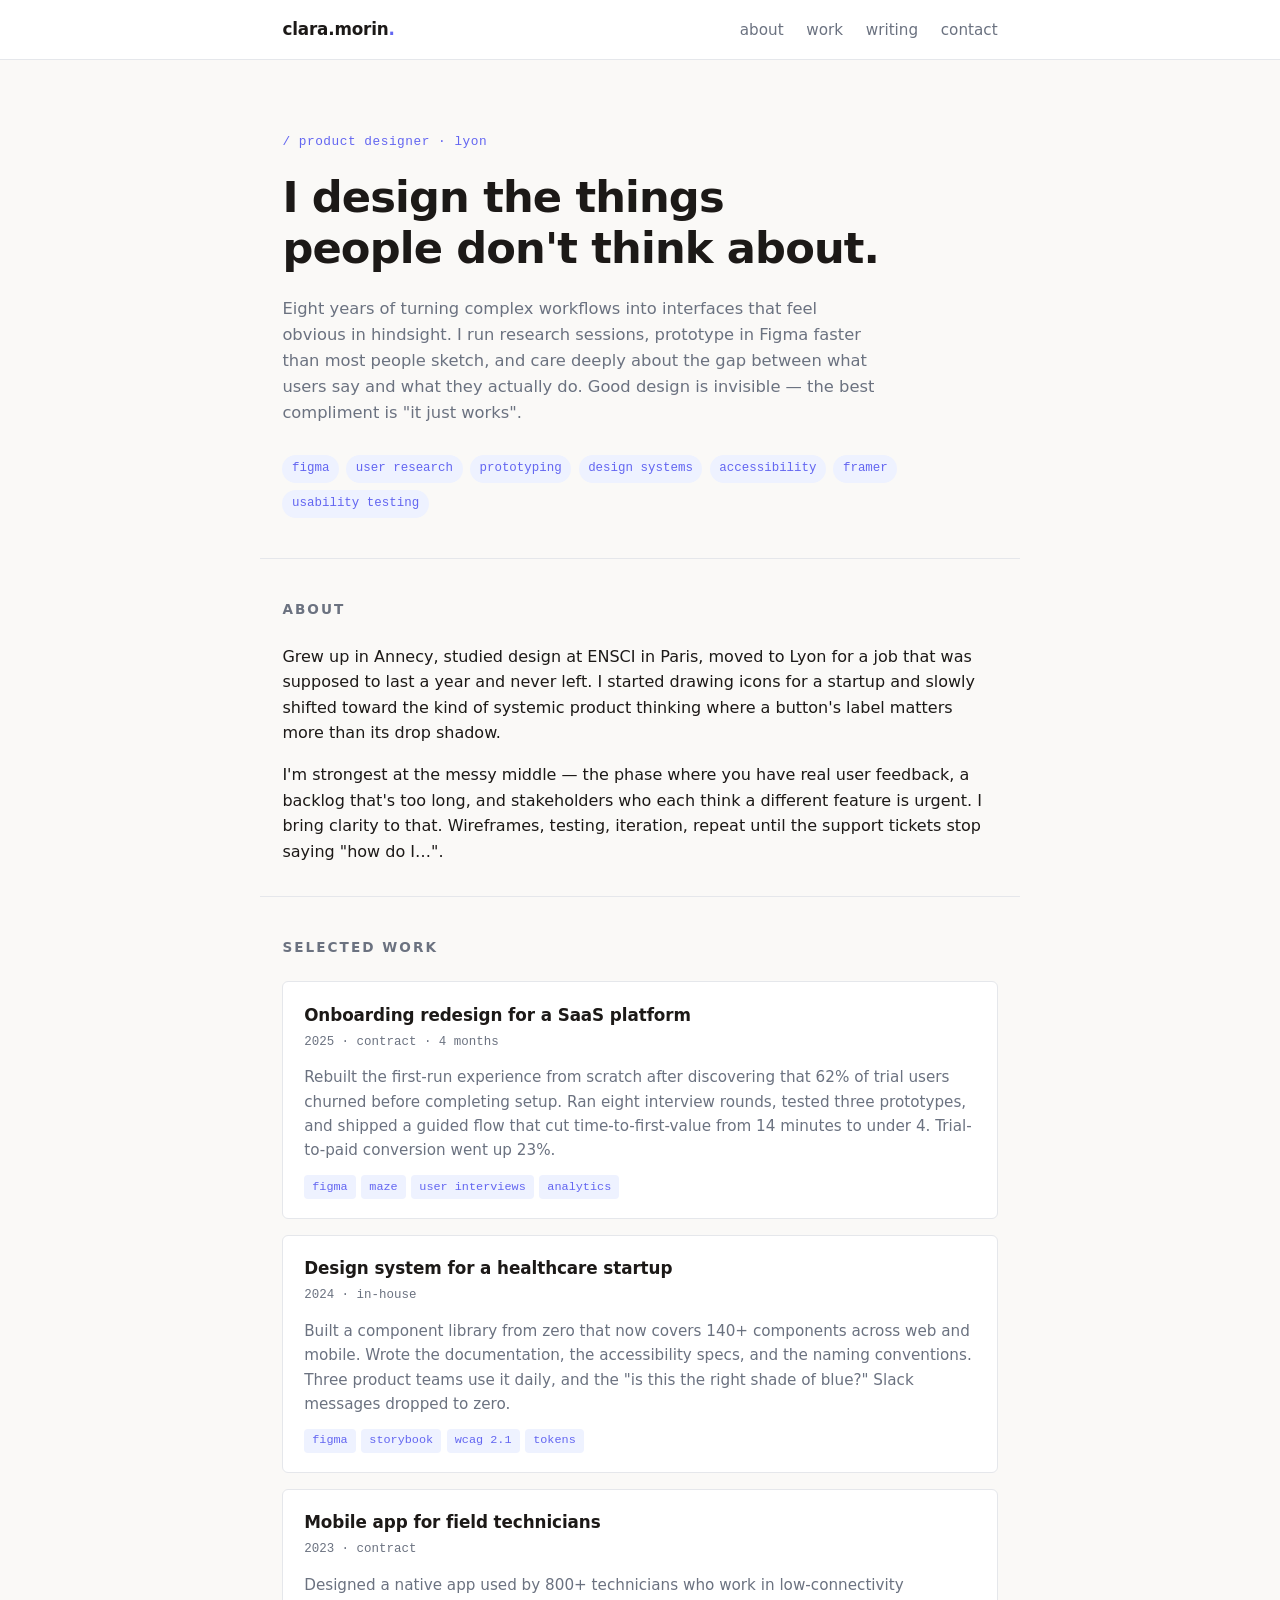
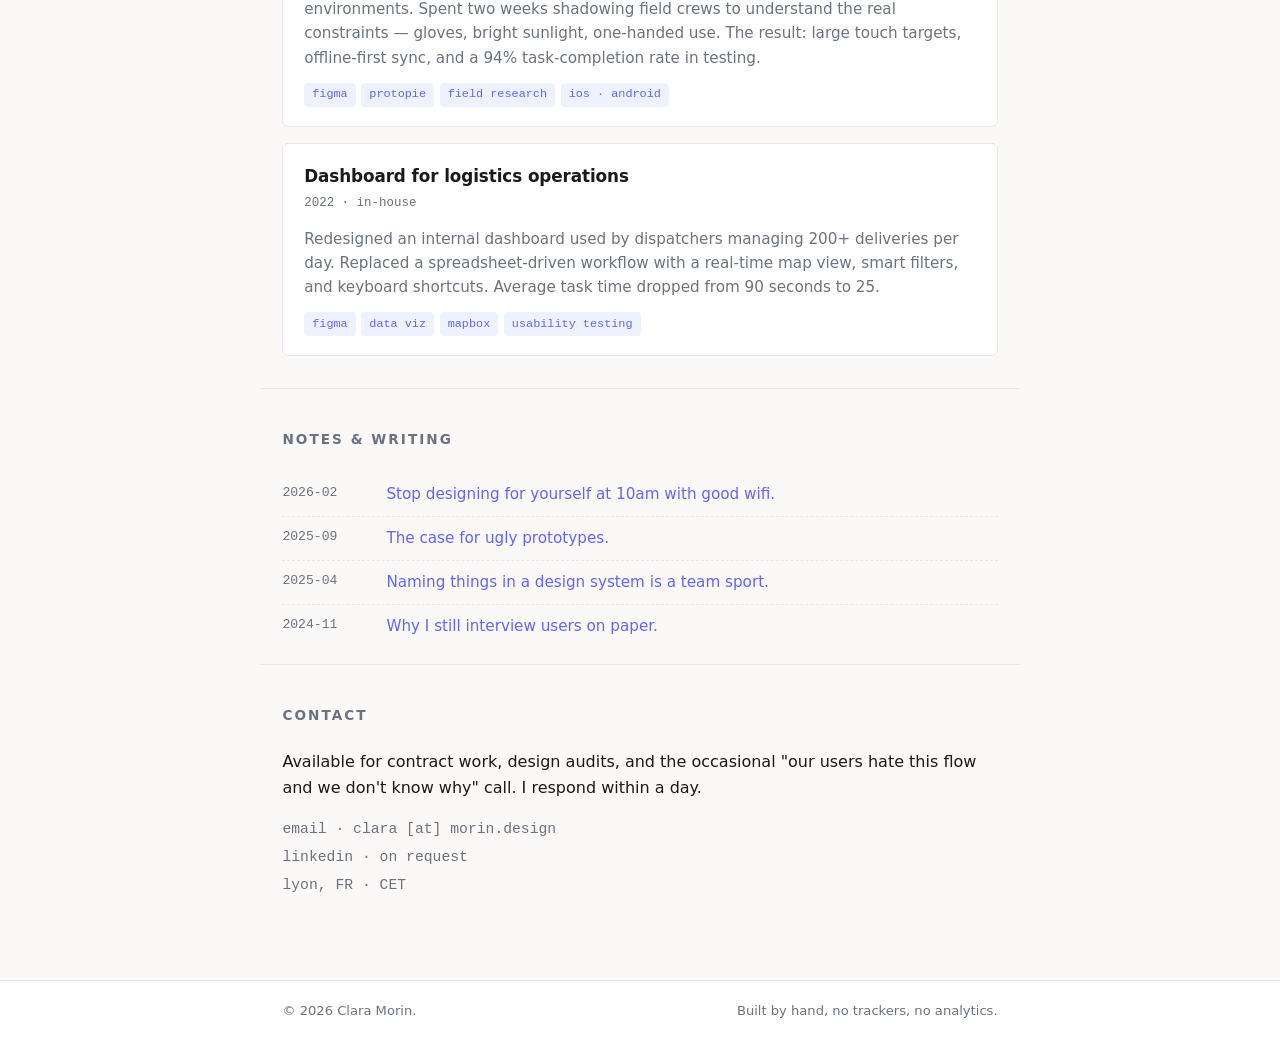
<file: portfolio/index.html>
<!doctype html>
<html lang="en">
<head>
    <meta charset="utf-8">
    <meta name="viewport" content="width=device-width, initial-scale=1">
    <title>Clara Morin — Product Designer</title>
    <meta name="description" content="Clara Morin, product designer based in Lyon. User research, interface design, and the small details that make software feel right.">
    <link rel="stylesheet" href="style.css">
</head>
<body>
    <header class="site-header">
        <div class="wrap">
            <a class="brand" href="./">clara.morin<span class="dot">.</span></a>
            <nav>
                <a href="#about">about</a>
                <a href="#work">work</a>
                <a href="#writing">writing</a>
                <a href="#contact">contact</a>
            </nav>
        </div>
    </header>

    <main>
        <section class="hero wrap">
            <p class="kicker">/ product designer · lyon</p>
            <h1>I design the things<br>people don't think about.</h1>
            <p class="lead">
                Eight years of turning complex workflows into interfaces
                that feel obvious in hindsight. I run research sessions,
                prototype in Figma faster than most people sketch, and
                care deeply about the gap between what users say and what
                they actually do. Good design is invisible — the best
                compliment is "it just works".
            </p>
            <div class="badges">
                <span>figma</span>
                <span>user research</span>
                <span>prototyping</span>
                <span>design systems</span>
                <span>accessibility</span>
                <span>framer</span>
                <span>usability testing</span>
            </div>
        </section>

        <section id="about" class="wrap section">
            <h2>About</h2>
            <p>
                Grew up in Annecy, studied design at ENSCI in Paris, moved
                to Lyon for a job that was supposed to last a year and never
                left. I started drawing icons for a startup and slowly
                shifted toward the kind of systemic product thinking where
                a button's label matters more than its drop shadow.
            </p>
            <p>
                I'm strongest at the messy middle — the phase where you
                have real user feedback, a backlog that's too long, and
                stakeholders who each think a different feature is urgent.
                I bring clarity to that. Wireframes, testing, iteration,
                repeat until the support tickets stop saying "how do I…".
            </p>
        </section>

        <section id="work" class="wrap section">
            <h2>Selected work</h2>

            <article class="card">
                <h3>Onboarding redesign for a SaaS platform</h3>
                <p class="meta">2025 · contract · 4 months</p>
                <p>
                    Rebuilt the first-run experience from scratch after
                    discovering that 62% of trial users churned before
                    completing setup. Ran eight interview rounds, tested
                    three prototypes, and shipped a guided flow that
                    cut time-to-first-value from 14 minutes to under 4.
                    Trial-to-paid conversion went up 23%.
                </p>
                <ul class="tags">
                    <li>figma</li>
                    <li>maze</li>
                    <li>user interviews</li>
                    <li>analytics</li>
                </ul>
            </article>

            <article class="card">
                <h3>Design system for a healthcare startup</h3>
                <p class="meta">2024 · in-house</p>
                <p>
                    Built a component library from zero that now covers
                    140+ components across web and mobile. Wrote the
                    documentation, the accessibility specs, and the
                    naming conventions. Three product teams use it daily,
                    and the "is this the right shade of blue?" Slack
                    messages dropped to zero.
                </p>
                <ul class="tags">
                    <li>figma</li>
                    <li>storybook</li>
                    <li>wcag 2.1</li>
                    <li>tokens</li>
                </ul>
            </article>

            <article class="card">
                <h3>Mobile app for field technicians</h3>
                <p class="meta">2023 · contract</p>
                <p>
                    Designed a native app used by 800+ technicians who
                    work in low-connectivity environments. Spent two
                    weeks shadowing field crews to understand the real
                    constraints — gloves, bright sunlight, one-handed
                    use. The result: large touch targets, offline-first
                    sync, and a 94% task-completion rate in testing.
                </p>
                <ul class="tags">
                    <li>figma</li>
                    <li>protopie</li>
                    <li>field research</li>
                    <li>ios · android</li>
                </ul>
            </article>

            <article class="card">
                <h3>Dashboard for logistics operations</h3>
                <p class="meta">2022 · in-house</p>
                <p>
                    Redesigned an internal dashboard used by dispatchers
                    managing 200+ deliveries per day. Replaced a
                    spreadsheet-driven workflow with a real-time map view,
                    smart filters, and keyboard shortcuts. Average task
                    time dropped from 90 seconds to 25.
                </p>
                <ul class="tags">
                    <li>figma</li>
                    <li>data viz</li>
                    <li>mapbox</li>
                    <li>usability testing</li>
                </ul>
            </article>
        </section>

        <section id="writing" class="wrap section">
            <h2>Notes &amp; writing</h2>
            <ul class="notes">
                <li>
                    <span class="when">2026-02</span>
                    <a href="#">Stop designing for yourself at 10am with good wifi.</a>
                </li>
                <li>
                    <span class="when">2025-09</span>
                    <a href="#">The case for ugly prototypes.</a>
                </li>
                <li>
                    <span class="when">2025-04</span>
                    <a href="#">Naming things in a design system is a team sport.</a>
                </li>
                <li>
                    <span class="when">2024-11</span>
                    <a href="#">Why I still interview users on paper.</a>
                </li>
            </ul>
        </section>

        <section id="contact" class="wrap section contact">
            <h2>Contact</h2>
            <p>
                Available for contract work, design audits, and the
                occasional "our users hate this flow and we don't know
                why" call. I respond within a day.
            </p>
            <p class="lines">
                <span>email · clara [at] morin.design</span><br>
                <span>linkedin · on request</span><br>
                <span>lyon, FR · CET</span>
            </p>
        </section>
    </main>

    <footer class="site-footer">
        <div class="wrap">
            <span>&copy; 2026 Clara Morin.</span>
            <span>Built by hand, no trackers, no analytics.</span>
        </div>
    </footer>
</body>
</html>
</file>
<file: portfolio/style.css>
:root {
    --bg: #faf9f7;
    --paper: #ffffff;
    --ink: #1c1917;
    --muted: #6b7280;
    --accent: #6366f1;
    --accent-soft: #eef2ff;
    --line: #e5e7eb;
    --max: 760px;
}

* { box-sizing: border-box; }

html, body {
    margin: 0;
    padding: 0;
    background: var(--bg);
    color: var(--ink);
    font-family: ui-sans-serif, system-ui, -apple-system, "Segoe UI", Roboto, "Helvetica Neue", Arial, sans-serif;
    line-height: 1.6;
    -webkit-font-smoothing: antialiased;
}

a {
    color: var(--accent);
    text-decoration: none;
    border-bottom: 1px solid transparent;
    transition: border-color 120ms ease;
}

a:hover { border-bottom-color: var(--accent); }

.wrap {
    width: 100%;
    max-width: var(--max);
    margin: 0 auto;
    padding: 0 1.4rem;
}

.site-header {
    border-bottom: 1px solid var(--line);
    background: var(--paper);
    position: sticky;
    top: 0;
    z-index: 10;
}

.site-header .wrap {
    display: flex;
    align-items: center;
    justify-content: space-between;
    padding-top: 1rem;
    padding-bottom: 1rem;
}

.brand {
    font-weight: 700;
    color: var(--ink);
    border-bottom: none;
    font-size: 1.05rem;
    letter-spacing: -0.01em;
}

.brand .dot { color: var(--accent); }

nav a {
    margin-left: 1.1rem;
    color: var(--muted);
    font-size: 0.95rem;
}

nav a:hover { color: var(--ink); border-bottom-color: var(--ink); }

.hero {
    padding-top: 4.5rem;
    padding-bottom: 2.5rem;
}

.kicker {
    font-family: ui-monospace, SFMono-Regular, Menlo, Consolas, monospace;
    font-size: 0.8rem;
    color: var(--accent);
    text-transform: lowercase;
    letter-spacing: 0.04em;
    margin: 0 0 1.2rem;
}

.hero h1 {
    font-size: clamp(1.9rem, 4.2vw, 2.7rem);
    line-height: 1.2;
    margin: 0 0 1.3rem;
    letter-spacing: -0.02em;
    font-weight: 700;
}

.lead {
    color: var(--muted);
    font-size: 1.02rem;
    max-width: 58ch;
    margin: 0 0 1.8rem;
}

.badges {
    display: flex;
    flex-wrap: wrap;
    gap: 0.45rem;
    margin-top: 0.5rem;
}

.badges span {
    background: var(--accent-soft);
    color: var(--accent);
    padding: 0.25rem 0.6rem;
    border-radius: 999px;
    font-size: 0.78rem;
    font-family: ui-monospace, SFMono-Regular, Menlo, Consolas, monospace;
}

.section {
    padding-top: 2.5rem;
    padding-bottom: 1rem;
    border-top: 1px solid var(--line);
}

.section h2 {
    font-size: 0.85rem;
    text-transform: uppercase;
    letter-spacing: 0.15em;
    color: var(--muted);
    margin: 0 0 1.4rem;
    font-weight: 600;
}

.section p {
    margin: 0 0 1rem;
    color: var(--ink);
}

.card {
    background: var(--paper);
    border: 1px solid var(--line);
    border-radius: 6px;
    padding: 1.2rem 1.3rem;
    margin-bottom: 1rem;
}

.card h3 {
    margin: 0 0 0.25rem;
    font-size: 1.05rem;
    font-weight: 600;
    letter-spacing: -0.005em;
}

.card .meta {
    font-family: ui-monospace, SFMono-Regular, Menlo, Consolas, monospace;
    font-size: 0.78rem;
    color: var(--muted);
    margin: 0 0 0.8rem;
}

.card p {
    color: var(--muted);
    margin: 0 0 0.8rem;
    font-size: 0.95rem;
}

.tags {
    list-style: none;
    padding: 0;
    margin: 0;
    display: flex;
    flex-wrap: wrap;
    gap: 0.35rem;
}

.tags li {
    font-family: ui-monospace, SFMono-Regular, Menlo, Consolas, monospace;
    font-size: 0.74rem;
    color: var(--accent);
    background: var(--accent-soft);
    padding: 0.15rem 0.5rem;
    border-radius: 4px;
}

.notes {
    list-style: none;
    padding: 0;
    margin: 0;
}

.notes li {
    display: flex;
    gap: 1rem;
    padding: 0.55rem 0;
    border-bottom: 1px dashed var(--line);
    font-size: 0.95rem;
}

.notes li:last-child { border-bottom: none; }

.notes .when {
    font-family: ui-monospace, SFMono-Regular, Menlo, Consolas, monospace;
    color: var(--muted);
    font-size: 0.82rem;
    min-width: 5.5rem;
}

.contact .lines {
    font-family: ui-monospace, SFMono-Regular, Menlo, Consolas, monospace;
    color: var(--muted);
    font-size: 0.92rem;
    line-height: 1.9;
}

.site-footer {
    margin-top: 3rem;
    border-top: 1px solid var(--line);
    background: var(--paper);
    color: var(--muted);
    font-size: 0.82rem;
}

.site-footer .wrap {
    display: flex;
    justify-content: space-between;
    flex-wrap: wrap;
    gap: 0.5rem;
    padding-top: 1.2rem;
    padding-bottom: 1.2rem;
}

@media (max-width: 540px) {
    .site-header .wrap { flex-direction: column; align-items: flex-start; gap: 0.5rem; }
    nav a { margin-left: 0; margin-right: 0.9rem; }
    .notes li { flex-direction: column; gap: 0.1rem; }
    .notes .when { min-width: 0; }
}
</file>
